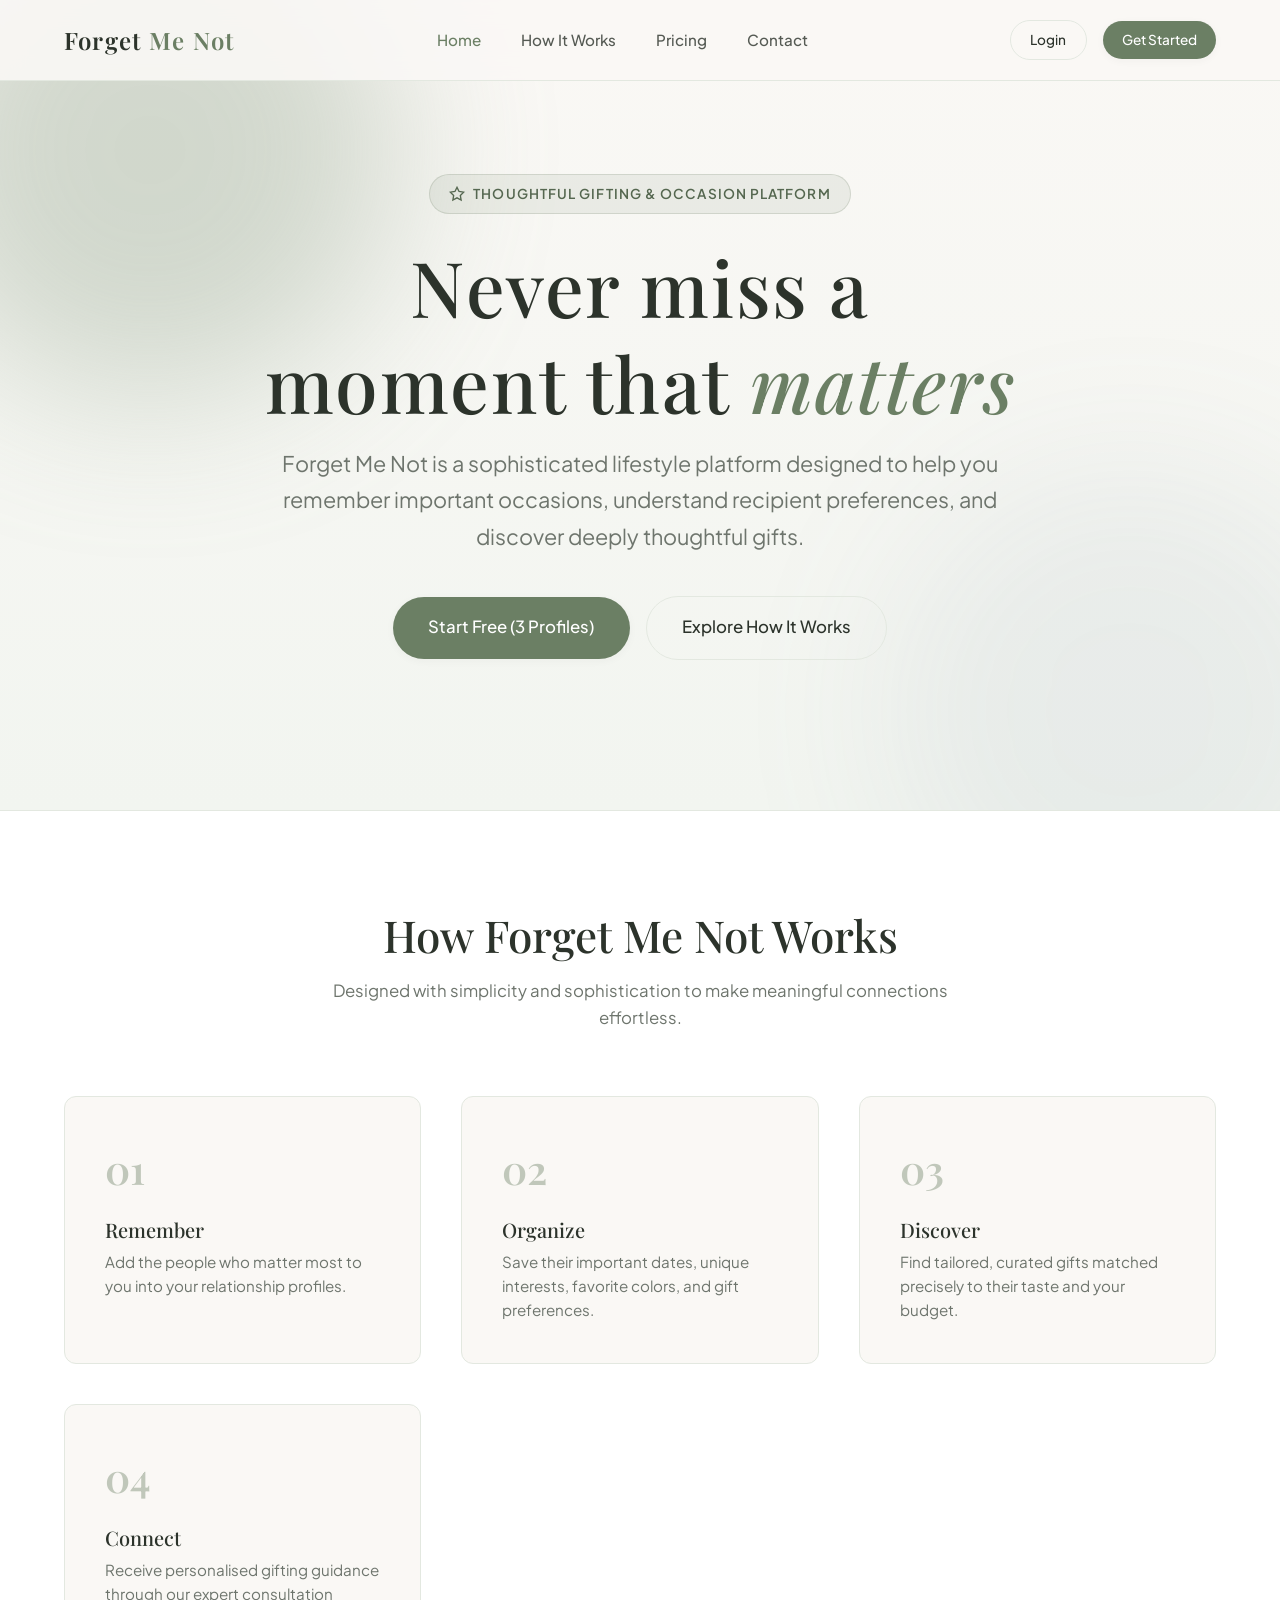
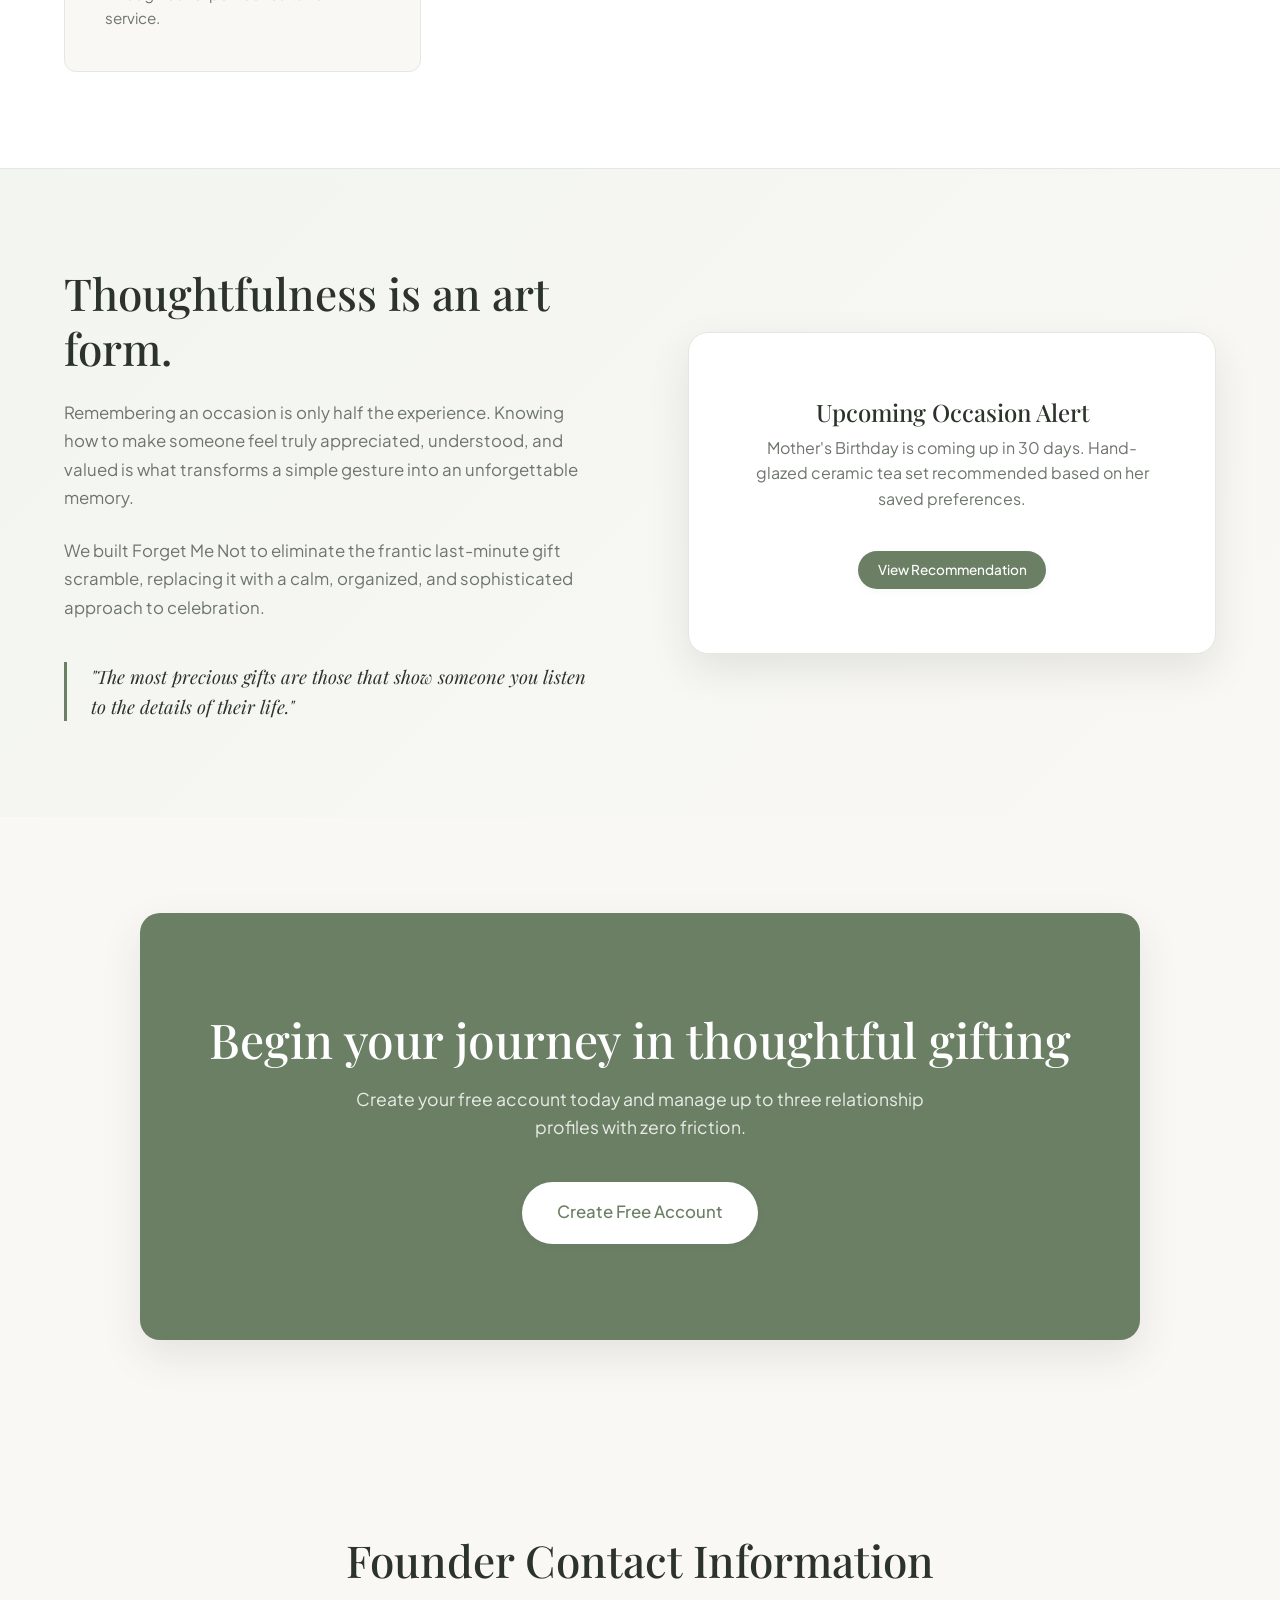
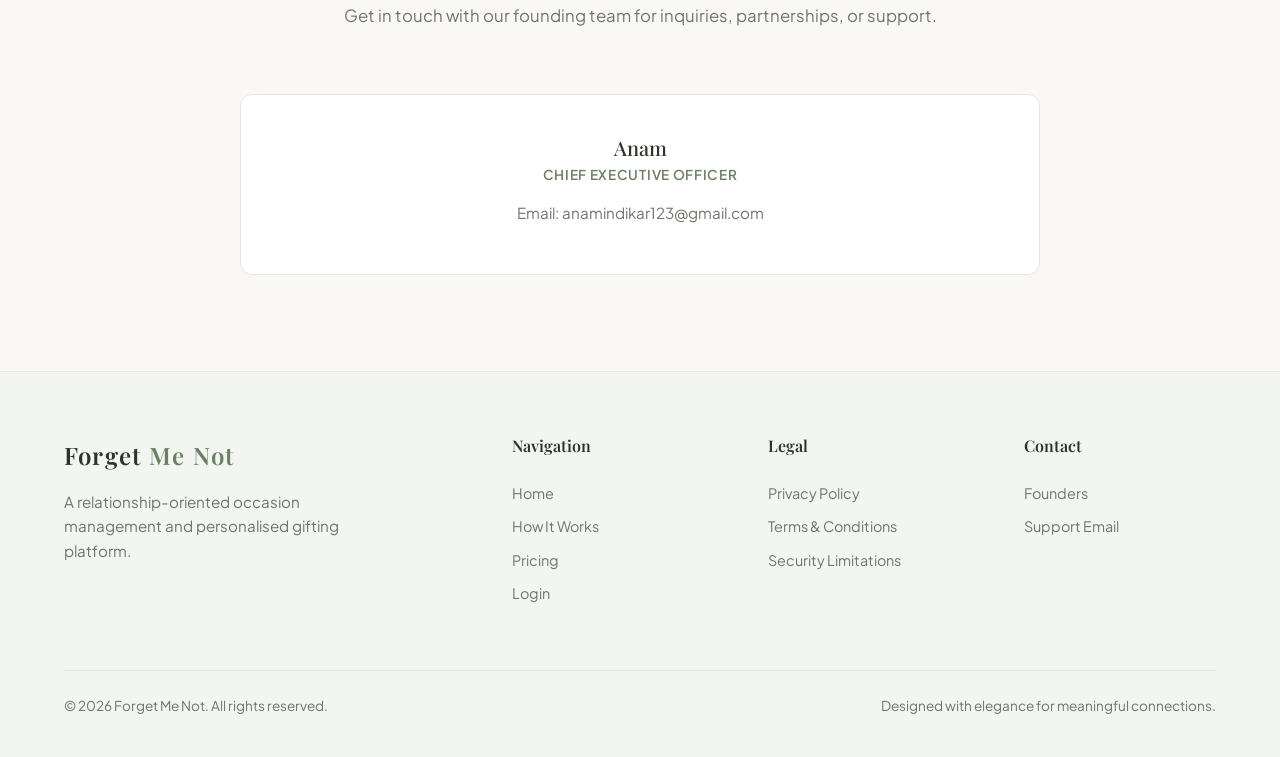
<file: index.html>
<!DOCTYPE html>
<html lang="en">
<head>
    <meta charset="UTF-8">
    <meta name="viewport" content="width=device-width, initial-scale=1.0">
    <title>Forget Me Not — Relationship-Oriented Occasion Management & Gifting Platform</title>
    <link rel="preconnect" href="https://fonts.googleapis.com">
    <link rel="preconnect" href="https://fonts.gstatic.com" crossorigin>
    <link href="https://fonts.googleapis.com/css2?family=Playfair+Display:ital,wght@0,400;0,500;0,600;1,400&family=Plus+Jakarta+Sans:wght@400;500;600;700&display=swap" rel="stylesheet">
    <link rel="stylesheet" href="css/variables.css">
    <link rel="stylesheet" href="css/global.css">
    <link rel="stylesheet" href="css/landing.css">
</head>
<body>

    <!-- Public Navigation -->
    <header class="public-nav">
        <div class="container nav-container">
            <a href="index.html" class="nav-logo">
                Forget <span>Me Not</span>
            </a>
            <nav class="nav-links">
                <a href="index.html" class="active">Home</a>
                <a href="#how-it-works">How It Works</a>
                <a href="pricing.html">Pricing</a>
                <a href="#contact">Contact</a>
            </nav>
            <div class="nav-actions">
                <a href="login.html" class="btn btn-secondary btn-sm">Login</a>
                <a href="signup.html" class="btn btn-primary btn-sm">Get Started</a>
            </div>
        </div>
    </header>

    <!-- Hero Section -->
    <section class="hero">
        <div class="hero-blob blob-1"></div>
        <div class="hero-blob blob-2"></div>
        <div class="container hero-content animate-fade-in">
            <div class="hero-badge">
                <svg width="16" height="16" viewBox="0 0 24 24" fill="none" stroke="currentColor" stroke-width="2"><path d="M12 2l3.09 6.26L22 9.27l-5 4.87 1.18 6.88L12 17.77l-6.18 3.25L7 14.14 2 9.27l6.91-1.01L12 2z"/></svg>
                Thoughtful Gifting & Occasion Platform
            </div>
            <h1>Never miss a moment that <span>matters</span></h1>
            <p class="hero-slogan">Forget Me Not is a sophisticated lifestyle platform designed to help you remember important occasions, understand recipient preferences, and discover deeply thoughtful gifts.</p>
            <div class="hero-buttons">
                <a href="signup.html" class="btn btn-primary btn-lg">Start Free (3 Profiles)</a>
                <a href="#how-it-works" class="btn btn-secondary btn-lg">Explore How It Works</a>
            </div>
        </div>
    </section>

    <!-- How It Works Section -->
    <section id="how-it-works" class="section steps-section">
        <div class="container">
            <div class="section-header">
                <h2>How Forget Me Not Works</h2>
                <p>Designed with simplicity and sophistication to make meaningful connections effortless.</p>
            </div>
            <div class="steps-grid">
                <div class="step-card">
                    <div class="step-number">01</div>
                    <h3>Remember</h3>
                    <p>Add the people who matter most to you into your relationship profiles.</p>
                </div>
                <div class="step-card">
                    <div class="step-number">02</div>
                    <h3>Organize</h3>
                    <p>Save their important dates, unique interests, favorite colors, and gift preferences.</p>
                </div>
                <div class="step-card">
                    <div class="step-number">03</div>
                    <h3>Discover</h3>
                    <p>Find tailored, curated gifts matched precisely to their taste and your budget.</p>
                </div>
                <div class="step-card">
                    <div class="step-number">04</div>
                    <h3>Connect</h3>
                    <p>Receive personalised gifting guidance through our expert consultation service.</p>
                </div>
            </div>
        </div>
    </section>

    <!-- Why Forget Me Not Section -->
    <section class="section why-section">
        <div class="container">
            <div class="why-grid">
                <div class="why-content">
                    <h2>Thoughtfulness is an art form.</h2>
                    <p>Remembering an occasion is only half the experience. Knowing how to make someone feel truly appreciated, understood, and valued is what transforms a simple gesture into an unforgettable memory.</p>
                    <p>We built Forget Me Not to eliminate the frantic last-minute gift scramble, replacing it with a calm, organized, and sophisticated approach to celebration.</p>
                    <div class="why-quote">
                        "The most precious gifts are those that show someone you listen to the details of their life."
                    </div>
                </div>
                <div class="why-image-wrapper">
                    <div class="why-card-stack">
                        <h3>Upcoming Occasion Alert</h3>
                        <p>Mother's Birthday is coming up in 30 days. Hand-glazed ceramic tea set recommended based on her saved preferences.</p>
                        <a href="signup.html" class="btn btn-primary btn-sm">View Recommendation</a>
                    </div>
                </div>
            </div>
        </div>
    </section>

    <!-- Call to Action Banner -->
    <section class="container">
        <div class="cta-banner">
            <h2>Begin your journey in thoughtful gifting</h2>
            <p>Create your free account today and manage up to three relationship profiles with zero friction.</p>
            <a href="signup.html" class="btn btn-primary btn-lg">Create Free Account</a>
        </div>
    </section>

    <!-- Contact Section -->
    <section id="contact" class="section">
        <div class="container">
            <div class="section-header">
                <h2>Founder Contact Information</h2>
                <p>Get in touch with our founding team for inquiries, partnerships, or support.</p>
            </div>
            <div class="contact-grid">
                <div class="contact-card">
                    <h3>Anam</h3>
                    <span class="role">Chief Executive Officer</span>
                    <p>Email: anamindikar123@gmail.com</p>
                </div>
            </div>
        </div>
    </section>

    <!-- Footer -->
    <footer class="footer">
        <div class="container">
            <div class="footer-grid">
                <div class="footer-brand">
                    <a href="index.html" class="nav-logo">
                        Forget <span>Me Not</span>
                    </a>
                    <p>A relationship-oriented occasion management and personalised gifting platform.</p>
                </div>
                <div class="footer-col">
                    <h4>Navigation</h4>
                    <ul>
                        <li><a href="index.html">Home</a></li>
                        <li><a href="#how-it-works">How It Works</a></li>
                        <li><a href="pricing.html">Pricing</a></li>
                        <li><a href="login.html">Login</a></li>
                    </ul>
                </div>
                <div class="footer-col">
                    <h4>Legal</h4>
                    <ul>
                        <li><a href="#privacy">Privacy Policy</a></li>
                        <li><a href="#terms">Terms & Conditions</a></li>
                        <li><a href="#security">Security Limitations</a></li>
                    </ul>
                </div>
                <div class="footer-col">
                    <h4>Contact</h4>
                    <ul>
                        <li><a href="#contact">Founders</a></li>
                        <li><a href="mailto:support@forgetmenot.com">Support Email</a></li>
                    </ul>
                </div>
            </div>
            <div class="footer-bottom">
                <p>&copy; 2026 Forget Me Not. All rights reserved.</p>
                <p>Designed with elegance for meaningful connections.</p>
            </div>
        </div>
    </footer>

    <script src="js/storage.js"></script>
</body>
</html>
</file>
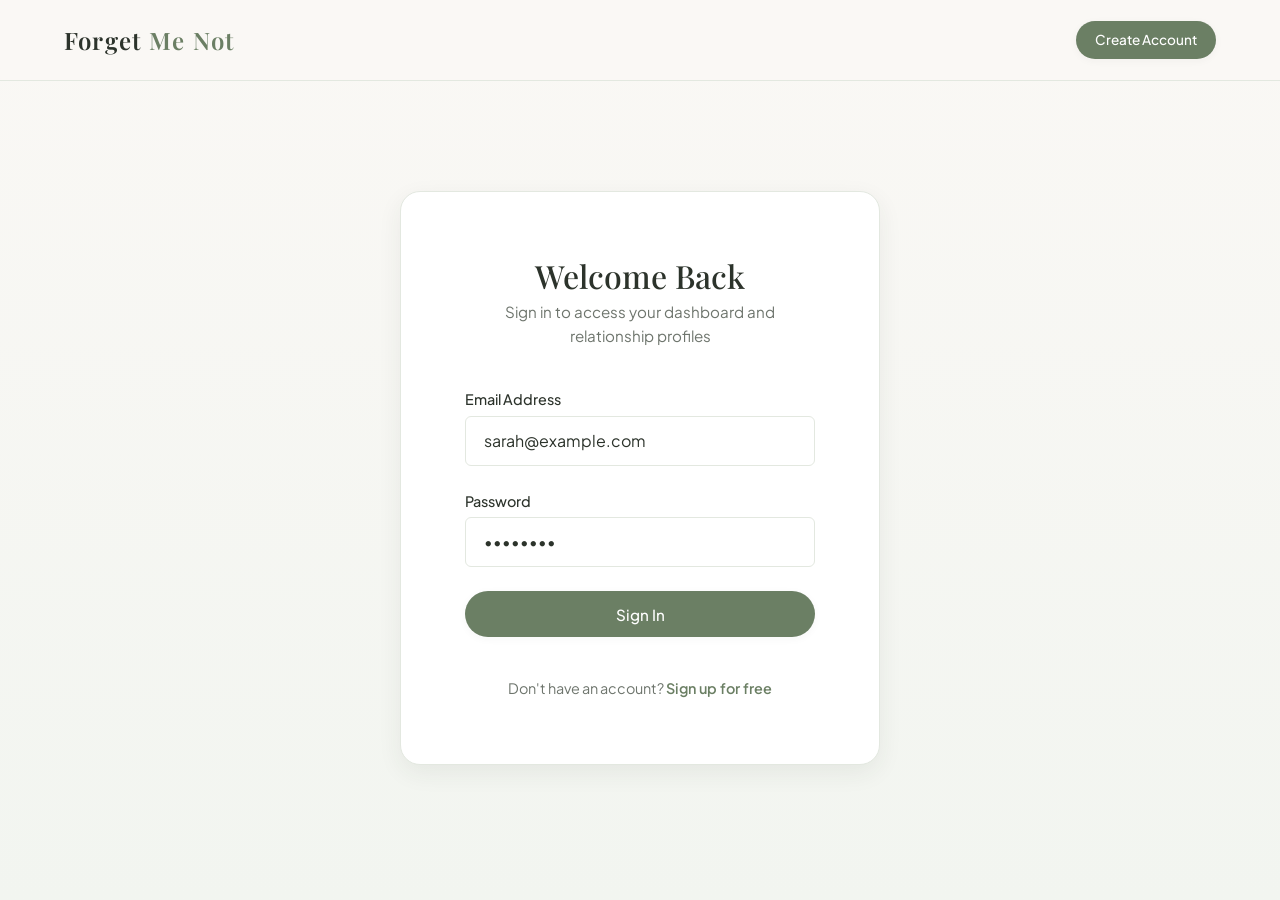
<file: login.html>
<!DOCTYPE html>
<html lang="en">
<head>
    <meta charset="UTF-8">
    <meta name="viewport" content="width=device-width, initial-scale=1.0">
    <title>Login — Forget Me Not</title>
    <link rel="preconnect" href="https://fonts.googleapis.com">
    <link rel="preconnect" href="https://fonts.gstatic.com" crossorigin>
    <link href="https://fonts.googleapis.com/css2?family=Playfair+Display:ital,wght@0,400;0,500;0,600;1,400&family=Plus+Jakarta+Sans:wght@400;500;600;700&display=swap" rel="stylesheet">
    <link rel="stylesheet" href="css/variables.css">
    <link rel="stylesheet" href="css/global.css">
    <link rel="stylesheet" href="css/auth.css">
</head>
<body>

    <header class="public-nav">
        <div class="container nav-container">
            <a href="index.html" class="nav-logo">
                Forget <span>Me Not</span>
            </a>
            <div class="nav-actions">
                <a href="signup.html" class="btn btn-primary btn-sm">Create Account</a>
            </div>
        </div>
    </header>

    <main class="auth-page">
        <div class="auth-card animate-fade-in">
            <div class="auth-header">
                <h1>Welcome Back</h1>
                <p>Sign in to access your dashboard and relationship profiles</p>
            </div>
            <form id="login-form">
                <div class="form-group">
                    <label class="form-label" for="email">Email Address</label>
                    <input type="email" id="email" class="form-input" value="sarah@example.com" required>
                </div>
                <div class="form-group">
                    <label class="form-label" for="password">Password</label>
                    <input type="password" id="password" class="form-input" value="••••••••" required>
                </div>
                <button type="submit" class="btn btn-primary" style="width: 100%;">Sign In</button>
            </form>
            <div class="auth-footer">
                Don't have an account? <a href="signup.html">Sign up for free</a>
            </div>
        </div>
    </main>

    <script src="js/storage.js"></script>
    <script>
        document.getElementById('login-form').addEventListener('submit', (e) => {
            e.preventDefault();
            // Redirect to dashboard overview
            window.location.href = 'dashboard/index.html';
        });
    </script>
</body>
</html>
</file>
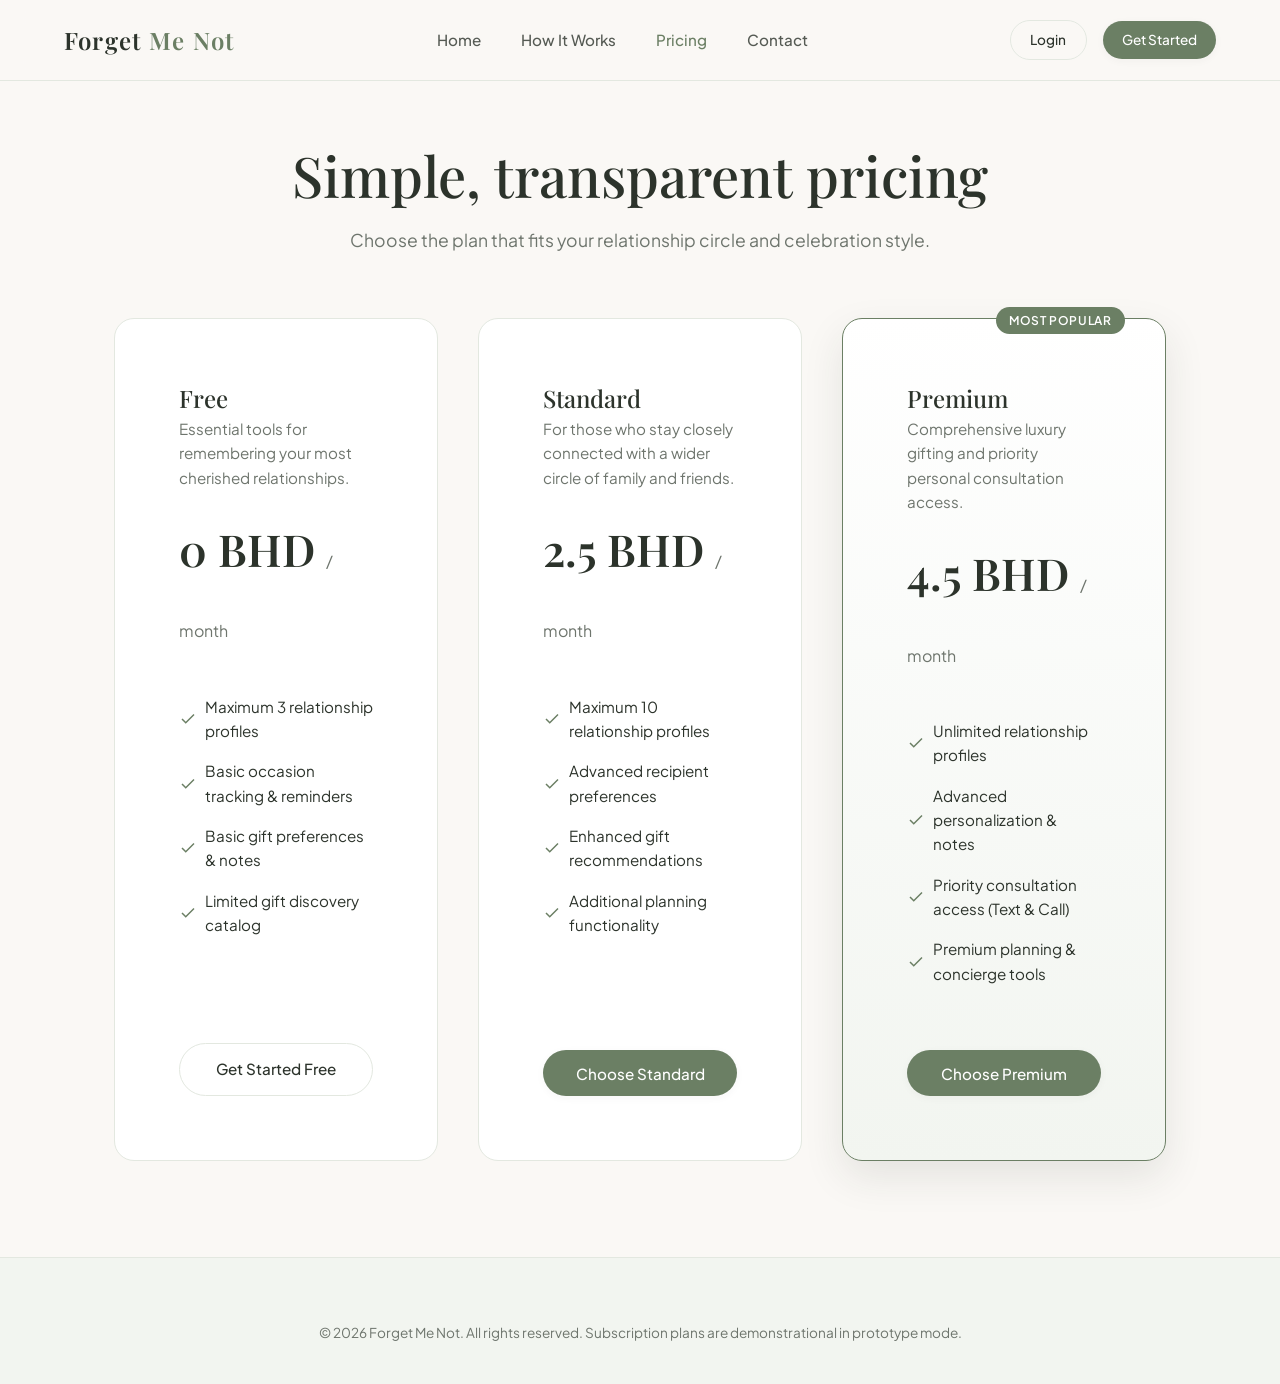
<file: pricing.html>
<!DOCTYPE html>
<html lang="en">
<head>
    <meta charset="UTF-8">
    <meta name="viewport" content="width=device-width, initial-scale=1.0">
    <title>Pricing — Forget Me Not</title>
    <link rel="preconnect" href="https://fonts.googleapis.com">
    <link rel="preconnect" href="https://fonts.gstatic.com" crossorigin>
    <link href="https://fonts.googleapis.com/css2?family=Playfair+Display:ital,wght@0,400;0,500;0,600;1,400&family=Plus+Jakarta+Sans:wght@400;500;600;700&display=swap" rel="stylesheet">
    <link rel="stylesheet" href="css/variables.css">
    <link rel="stylesheet" href="css/global.css">
    <link rel="stylesheet" href="css/auth.css">
</head>
<body>

    <header class="public-nav">
        <div class="container nav-container">
            <a href="index.html" class="nav-logo">
                Forget <span>Me Not</span>
            </a>
            <nav class="nav-links">
                <a href="index.html">Home</a>
                <a href="index.html#how-it-works">How It Works</a>
                <a href="pricing.html" class="active">Pricing</a>
                <a href="index.html#contact">Contact</a>
            </nav>
            <div class="nav-actions">
                <a href="login.html" class="btn btn-secondary btn-sm">Login</a>
                <a href="signup.html" class="btn btn-primary btn-sm">Get Started</a>
            </div>
        </div>
    </header>

    <main>
        <div class="pricing-hero">
            <h1>Simple, transparent pricing</h1>
            <p>Choose the plan that fits your relationship circle and celebration style.</p>
        </div>

        <div class="pricing-grid">
            <!-- Free Tier -->
            <div class="pricing-card">
                <h3 class="pricing-title">Free</h3>
                <p class="pricing-desc">Essential tools for remembering your most cherished relationships.</p>
                <div class="pricing-price">0 BHD <span>/ month</span></div>
                <ul class="pricing-features">
                    <li>
                        <svg width="18" height="18" viewBox="0 0 24 24" fill="none" stroke="currentColor" stroke-width="2"><polyline points="20 6 9 17 4 12"/></svg>
                        Maximum 3 relationship profiles
                    </li>
                    <li>
                        <svg width="18" height="18" viewBox="0 0 24 24" fill="none" stroke="currentColor" stroke-width="2"><polyline points="20 6 9 17 4 12"/></svg>
                        Basic occasion tracking & reminders
                    </li>
                    <li>
                        <svg width="18" height="18" viewBox="0 0 24 24" fill="none" stroke="currentColor" stroke-width="2"><polyline points="20 6 9 17 4 12"/></svg>
                        Basic gift preferences & notes
                    </li>
                    <li>
                        <svg width="18" height="18" viewBox="0 0 24 24" fill="none" stroke="currentColor" stroke-width="2"><polyline points="20 6 9 17 4 12"/></svg>
                        Limited gift discovery catalog
                    </li>
                </ul>
                <a href="signup.html" class="btn btn-secondary" style="width: 100%;">Get Started Free</a>
            </div>

            <!-- Standard Tier -->
            <div class="pricing-card">
                <h3 class="pricing-title">Standard</h3>
                <p class="pricing-desc">For those who stay closely connected with a wider circle of family and friends.</p>
                <div class="pricing-price">2.5 BHD <span>/ month</span></div>
                <ul class="pricing-features">
                    <li>
                        <svg width="18" height="18" viewBox="0 0 24 24" fill="none" stroke="currentColor" stroke-width="2"><polyline points="20 6 9 17 4 12"/></svg>
                        Maximum 10 relationship profiles
                    </li>
                    <li>
                        <svg width="18" height="18" viewBox="0 0 24 24" fill="none" stroke="currentColor" stroke-width="2"><polyline points="20 6 9 17 4 12"/></svg>
                        Advanced recipient preferences
                    </li>
                    <li>
                        <svg width="18" height="18" viewBox="0 0 24 24" fill="none" stroke="currentColor" stroke-width="2"><polyline points="20 6 9 17 4 12"/></svg>
                        Enhanced gift recommendations
                    </li>
                    <li>
                        <svg width="18" height="18" viewBox="0 0 24 24" fill="none" stroke="currentColor" stroke-width="2"><polyline points="20 6 9 17 4 12"/></svg>
                        Additional planning functionality
                    </li>
                </ul>
                <button class="btn btn-primary select-tier-btn" data-tier="STANDARD" style="width: 100%;">Choose Standard</button>
            </div>

            <!-- Premium Tier -->
            <div class="pricing-card featured">
                <div class="pricing-badge">Most Popular</div>
                <h3 class="pricing-title">Premium</h3>
                <p class="pricing-desc">Comprehensive luxury gifting and priority personal consultation access.</p>
                <div class="pricing-price">4.5 BHD <span>/ month</span></div>
                <ul class="pricing-features">
                    <li>
                        <svg width="18" height="18" viewBox="0 0 24 24" fill="none" stroke="currentColor" stroke-width="2"><polyline points="20 6 9 17 4 12"/></svg>
                        Unlimited relationship profiles
                    </li>
                    <li>
                        <svg width="18" height="18" viewBox="0 0 24 24" fill="none" stroke="currentColor" stroke-width="2"><polyline points="20 6 9 17 4 12"/></svg>
                        Advanced personalization & notes
                    </li>
                    <li>
                        <svg width="18" height="18" viewBox="0 0 24 24" fill="none" stroke="currentColor" stroke-width="2"><polyline points="20 6 9 17 4 12"/></svg>
                        Priority consultation access (Text & Call)
                    </li>
                    <li>
                        <svg width="18" height="18" viewBox="0 0 24 24" fill="none" stroke="currentColor" stroke-width="2"><polyline points="20 6 9 17 4 12"/></svg>
                        Premium planning & concierge tools
                    </li>
                </ul>
                <button class="btn btn-primary select-tier-btn" data-tier="PREMIUM" style="width: 100%;">Choose Premium</button>
            </div>
        </div>
    </main>

    <!-- Footer -->
    <footer class="footer">
        <div class="container">
            <div class="footer-bottom" style="border: none; padding-top: 0; justify-content: center;">
                <p>&copy; 2026 Forget Me Not. All rights reserved. Subscription plans are demonstrational in prototype mode.</p>
            </div>
        </div>
    </footer>

    <script src="js/storage.js"></script>
    <script>
        document.querySelectorAll('.select-tier-btn').forEach(btn => {
            btn.addEventListener('click', () => {
                const tier = btn.getAttribute('data-tier');
                Storage.updateUser({ tier });
                alert(`Successfully switched plan to ${tier}! (Prototype demonstration mode - no real payments processed). Redirecting to dashboard settings...`);
                window.location.href = 'dashboard/settings.html';
            });
        });
    </script>
</body>
</html>
</file>
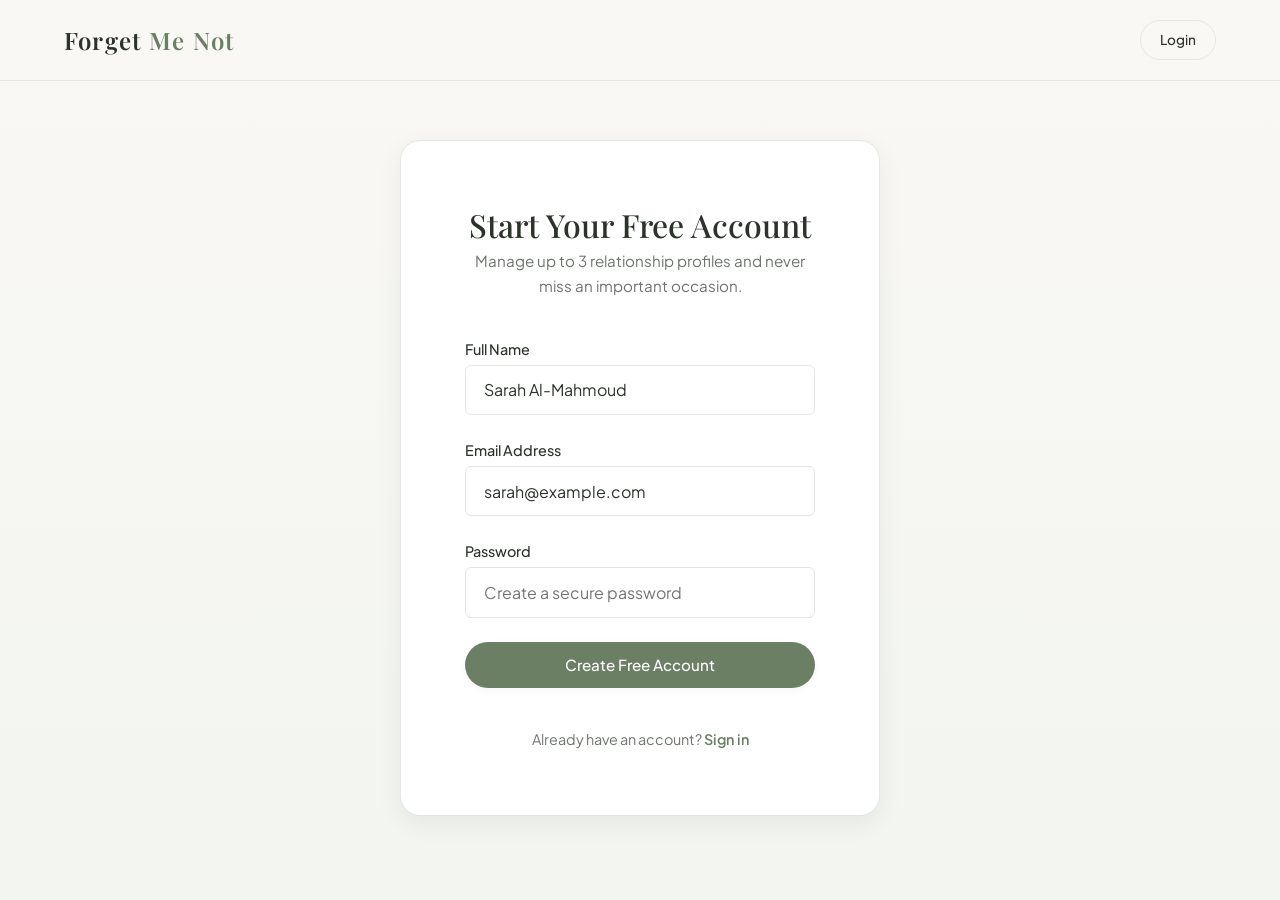
<file: signup.html>
<!DOCTYPE html>
<html lang="en">
<head>
    <meta charset="UTF-8">
    <meta name="viewport" content="width=device-width, initial-scale=1.0">
    <title>Create Account — Forget Me Not</title>
    <link rel="preconnect" href="https://fonts.googleapis.com">
    <link rel="preconnect" href="https://fonts.gstatic.com" crossorigin>
    <link href="https://fonts.googleapis.com/css2?family=Playfair+Display:ital,wght@0,400;0,500;0,600;1,400&family=Plus+Jakarta+Sans:wght@400;500;600;700&display=swap" rel="stylesheet">
    <link rel="stylesheet" href="css/variables.css">
    <link rel="stylesheet" href="css/global.css">
    <link rel="stylesheet" href="css/auth.css">
</head>
<body>

    <header class="public-nav">
        <div class="container nav-container">
            <a href="index.html" class="nav-logo">
                Forget <span>Me Not</span>
            </a>
            <div class="nav-actions">
                <a href="login.html" class="btn btn-secondary btn-sm">Login</a>
            </div>
        </div>
    </header>

    <main class="auth-page">
        <div class="auth-card animate-fade-in">
            <div class="auth-header">
                <h1>Start Your Free Account</h1>
                <p>Manage up to 3 relationship profiles and never miss an important occasion.</p>
            </div>
            <form id="signup-form">
                <div class="form-group">
                    <label class="form-label" for="fullname">Full Name</label>
                    <input type="text" id="fullname" class="form-input" value="Sarah Al-Mahmoud" required>
                </div>
                <div class="form-group">
                    <label class="form-label" for="email">Email Address</label>
                    <input type="email" id="email" class="form-input" value="sarah@example.com" required>
                </div>
                <div class="form-group">
                    <label class="form-label" for="password">Password</label>
                    <input type="password" id="password" class="form-input" placeholder="Create a secure password" required>
                </div>
                <button type="submit" class="btn btn-primary" style="width: 100%;">Create Free Account</button>
            </form>
            <div class="auth-footer">
                Already have an account? <a href="login.html">Sign in</a>
            </div>
        </div>
    </main>

    <script src="js/storage.js"></script>
    <script>
        document.getElementById('signup-form').addEventListener('submit', (e) => {
            e.preventDefault();
            const name = document.getElementById('fullname').value;
            const email = document.getElementById('email').value;
            Storage.updateUser({ name, email, tier: 'FREE' });
            window.location.href = 'dashboard/index.html';
        });
    </script>
</body>
</html>
</file>
<file: css/variables.css>
:root {
  /* Brand Color Palette - Forget Me Not */
  --color-primary: #6B7F64;      /* Sage Green */
  --color-primary-dark: #556750;
  --color-primary-light: #8A9E85;
  --color-secondary: #73889B;    /* Muted Blue */
  --color-secondary-dark: #596D7E;
  --color-background: #FAF8F5;   /* Warm Off-White */
  --color-surface: #F2F5F0;      /* Pale Sage Surface */
  --color-surface-card: #FFFFFF; /* Pure white for cards */
  --color-text: #2C332B;         /* Deep Charcoal / Forest */
  --color-muted: #6E756D;        /* Muted Grey */
  --color-border: #E3E8E0;       /* Subtle Border */
  --color-accent: #C9A075;       /* Warm Neutral Accent / Gold-Sand */
  --color-accent-light: #F7F1EB;
  --color-danger: #A36B6B;
  --color-danger-light: #F9F1F1;
  --color-success: #6B9A7C;

  /* Typography */
  --font-serif: "Playfair Display", Didot, "Bodoni MT", Georgia, serif;
  --font-sans: "Plus Jakarta Sans", -apple-system, BlinkMacSystemFont, "Segoe UI", Roboto, sans-serif;

  /* Spacing */
  --space-xs: 0.25rem;
  --space-sm: 0.5rem;
  --space-md: 1rem;
  --space-lg: 1.5rem;
  --space-xl: 2.5rem;
  --space-2xl: 4rem;
  --space-3xl: 6rem;

  /* Shadows & Radius */
  --radius-sm: 6px;
  --radius-md: 12px;
  --radius-lg: 20px;
  --radius-full: 9999px;
  
  --shadow-sm: 0 2px 8px rgba(44, 51, 43, 0.04);
  --shadow-md: 0 8px 24px rgba(44, 51, 43, 0.07);
  --shadow-lg: 0 16px 40px rgba(44, 51, 43, 0.1);
  --transition: all 0.3s cubic-bezier(0.16, 1, 0.3, 1);
}
</file>
<file: css/global.css>
/* Global Styles & Resets */
*, *::before, *::after {
  box-sizing: border-box;
  margin: 0;
  padding: 0;
}

html {
  scroll-behavior: smooth;
  font-size: 16px;
}

body {
  font-family: var(--font-sans);
  background-color: var(--color-background);
  color: var(--color-text);
  line-height: 1.6;
  -webkit-font-smoothing: antialiased;
  -moz-osx-font-smoothing: grayscale;
  overflow-x: hidden;
}

h1, h2, h3, h4, h5, h6 {
  font-family: var(--font-serif);
  font-weight: 500;
  color: var(--color-text);
  line-height: 1.25;
}

a {
  color: inherit;
  text-decoration: none;
  transition: var(--transition);
}

ul, ol {
  list-style: none;
}

button, input, select, textarea {
  font-family: inherit;
  font-size: inherit;
  color: inherit;
  border: none;
  background: none;
  outline: none;
}

button {
  cursor: pointer;
}

img {
  max-width: 100%;
  height: auto;
  display: block;
}

/* Utility Containers */
.container {
  width: 100%;
  max-width: 1200px;
  margin: 0 auto;
  padding: 0 var(--space-lg);
}

.section {
  padding: var(--space-3xl) 0;
}

/* Buttons */
.btn {
  display: inline-flex;
  align-items: center;
  justify-content: center;
  gap: var(--space-sm);
  padding: 0.85rem 1.75rem;
  border-radius: var(--radius-full);
  font-weight: 500;
  font-size: 0.95rem;
  transition: var(--transition);
  text-align: center;
  white-space: nowrap;
}

.btn-primary {
  background-color: var(--color-primary);
  color: #FFFFFF;
  box-shadow: var(--shadow-sm);
}

.btn-primary:hover {
  background-color: var(--color-primary-dark);
  transform: translateY(-2px);
  box-shadow: var(--shadow-md);
}

.btn-secondary {
  background-color: transparent;
  color: var(--color-text);
  border: 1px solid var(--color-border);
}

.btn-secondary:hover {
  border-color: var(--color-secondary);
  background-color: var(--color-surface);
}

.btn-accent {
  background-color: var(--color-accent);
  color: #FFFFFF;
}

.btn-accent:hover {
  background-color: #B58C62;
}

.btn-sm {
  padding: 0.5rem 1.2rem;
  font-size: 0.85rem;
}

.btn-lg {
  padding: 1.1rem 2.2rem;
  font-size: 1.05rem;
}

/* Cards */
.card {
  background-color: var(--color-surface-card);
  border-radius: var(--radius-md);
  border: 1px solid var(--color-border);
  padding: var(--space-xl);
  box-shadow: var(--shadow-sm);
  transition: var(--transition);
}

.card:hover {
  box-shadow: var(--shadow-md);
  border-color: var(--color-primary-light);
  transform: translateY(-3px);
}

/* Badges & Tags */
.badge {
  display: inline-flex;
  align-items: center;
  padding: 0.25rem 0.75rem;
  border-radius: var(--radius-full);
  font-size: 0.75rem;
  font-weight: 600;
  letter-spacing: 0.05em;
  text-transform: uppercase;
}

.badge-primary {
  background-color: var(--color-surface);
  color: var(--color-primary-dark);
}

.badge-secondary {
  background-color: rgba(115, 136, 155, 0.1);
  color: var(--color-secondary-dark);
}

.badge-accent {
  background-color: var(--color-accent-light);
  color: var(--color-accent);
}

/* Forms */
.form-group {
  margin-bottom: var(--space-lg);
}

.form-label {
  display: block;
  font-size: 0.9rem;
  font-weight: 500;
  margin-bottom: var(--space-xs);
  color: var(--color-text);
}

.form-input, .form-select, .form-textarea {
  width: 100%;
  padding: 0.85rem 1.1rem;
  background-color: var(--color-surface-card);
  border: 1px solid var(--color-border);
  border-radius: var(--radius-sm);
  color: var(--color-text);
  transition: var(--transition);
}

.form-input:focus, .form-select:focus, .form-textarea:focus {
  border-color: var(--color-primary);
  box-shadow: 0 0 0 3px rgba(107, 127, 100, 0.15);
}

/* Animations */
@keyframes fadeIn {
  from { opacity: 0; transform: translateY(10px); }
  to { opacity: 1; transform: translateY(0); }
}

.animate-fade-in {
  animation: fadeIn 0.8s cubic-bezier(0.16, 1, 0.3, 1) forwards;
}

/* Header Navbar for Public Pages */
.public-nav {
  position: fixed;
  top: 0;
  left: 0;
  width: 100%;
  background-color: rgba(250, 248, 245, 0.9);
  backdrop-filter: blur(12px);
  z-index: 1000;
  border-bottom: 1px solid var(--color-border);
  transition: var(--transition);
}

.nav-container {
  display: flex;
  align-items: center;
  justify-content: space-between;
  height: 80px;
}

.nav-logo {
  font-family: var(--font-serif);
  font-size: 1.5rem;
  font-weight: 600;
  letter-spacing: 0.05em;
  color: var(--color-text);
  display: flex;
  align-items: center;
  gap: var(--space-sm);
}

.nav-logo span {
  color: var(--color-primary);
}

.nav-links {
  display: flex;
  align-items: center;
  gap: var(--space-xl);
}

.nav-links a {
  font-size: 0.95rem;
  font-weight: 500;
  color: var(--color-text);
  opacity: 0.8;
}

.nav-links a:hover, .nav-links a.active {
  opacity: 1;
  color: var(--color-primary);
}

.nav-actions {
  display: flex;
  align-items: center;
  gap: var(--space-md);
}

/* Footer */
.footer {
  background-color: var(--color-surface);
  border-top: 1px solid var(--color-border);
  padding: var(--space-2xl) 0 var(--space-xl);
}

.footer-grid {
  display: grid;
  grid-template-columns: 2fr 1fr 1fr 1fr;
  gap: var(--space-2xl);
  margin-bottom: var(--space-2xl);
}

.footer-brand p {
  color: var(--color-muted);
  font-size: 0.95rem;
  margin-top: var(--space-md);
  max-width: 320px;
}

.footer-col h4 {
  font-size: 1rem;
  font-weight: 600;
  margin-bottom: var(--space-lg);
}

.footer-col ul {
  display: flex;
  flex-direction: column;
  gap: var(--space-sm);
}

.footer-col a {
  color: var(--color-muted);
  font-size: 0.9rem;
}

.footer-col a:hover {
  color: var(--color-primary);
}

.footer-bottom {
  display: flex;
  align-items: center;
  justify-content: space-between;
  padding-top: var(--space-lg);
  border-top: 1px solid var(--color-border);
  color: var(--color-muted);
  font-size: 0.85rem;
}
</file>
<file: css/landing.css>
/* Landing Page Specific Styles */

/* Hero Section */
.hero {
  position: relative;
  min-height: 90vh;
  display: flex;
  align-items: center;
  justify-content: center;
  text-align: center;
  padding: 120px var(--space-lg) var(--space-3xl);
  background: linear-gradient(180deg, var(--color-background) 0%, var(--color-surface) 100%);
  overflow: hidden;
}

.hero-content {
  max-width: 800px;
  z-index: 2;
}

.hero-badge {
  display: inline-flex;
  align-items: center;
  gap: var(--space-sm);
  padding: 0.5rem 1.2rem;
  background-color: rgba(107, 127, 100, 0.1);
  border: 1px solid rgba(107, 127, 100, 0.2);
  border-radius: var(--radius-full);
  color: var(--color-primary-dark);
  font-size: 0.85rem;
  font-weight: 600;
  text-transform: uppercase;
  letter-spacing: 0.08em;
  margin-bottom: var(--space-lg);
}

.hero h1 {
  font-size: clamp(2.75rem, 6vw, 5rem);
  font-weight: 500;
  letter-spacing: 0.02em;
  margin-bottom: var(--space-md);
  color: var(--color-text);
}

.hero h1 span {
  font-style: italic;
  font-family: var(--font-serif);
  color: var(--color-primary);
}

.hero-slogan {
  font-size: clamp(1.1rem, 2vw, 1.35rem);
  color: var(--color-muted);
  margin-bottom: var(--space-xl);
  line-height: 1.7;
}

.hero-buttons {
  display: flex;
  align-items: center;
  justify-content: center;
  gap: var(--space-md);
  flex-wrap: wrap;
}

/* Decorative Background Blobs */
.hero-blob {
  position: absolute;
  width: 500px;
  height: 500px;
  border-radius: 50%;
  filter: blur(80px);
  z-index: 1;
  opacity: 0.35;
  pointer-events: none;
}

.blob-1 {
  top: -100px;
  left: -100px;
  background-color: var(--color-primary-light);
}

.blob-2 {
  bottom: -150px;
  right: -100px;
  background-color: rgba(115, 136, 155, 0.25);
}

/* How It Works Section */
.steps-section {
  background-color: var(--color-surface-card);
  border-top: 1px solid var(--color-border);
  border-bottom: 1px solid var(--color-border);
}

.section-header {
  text-align: center;
  max-width: 650px;
  margin: 0 auto var(--space-2xl);
}

.section-header h2 {
  font-size: clamp(2rem, 3.5vw, 2.75rem);
  margin-bottom: var(--space-md);
}

.section-header p {
  color: var(--color-muted);
  font-size: 1.05rem;
}

.steps-grid {
  display: grid;
  grid-template-columns: repeat(auto-fit, minmax(260px, 1fr));
  gap: var(--space-xl);
}

.step-card {
  position: relative;
  background-color: var(--color-background);
  border: 1px solid var(--color-border);
  border-radius: var(--radius-md);
  padding: var(--space-xl);
  transition: var(--transition);
}

.step-card:hover {
  transform: translateY(-5px);
  border-color: var(--color-primary);
  box-shadow: var(--shadow-md);
}

.step-number {
  font-family: var(--font-serif);
  font-size: 2.5rem;
  color: var(--color-primary);
  font-weight: 600;
  opacity: 0.4;
  margin-bottom: var(--space-md);
}

.step-card h3 {
  font-size: 1.25rem;
  margin-bottom: var(--space-sm);
}

.step-card p {
  color: var(--color-muted);
  font-size: 0.95rem;
}

/* Why Section */
.why-section {
  background: linear-gradient(135deg, var(--color-surface) 0%, var(--color-background) 100%);
}

.why-grid {
  display: grid;
  grid-template-columns: 1fr 1fr;
  gap: var(--space-3xl);
  align-items: center;
}

.why-content h2 {
  font-size: clamp(2rem, 3.5vw, 2.75rem);
  margin-bottom: var(--space-lg);
}

.why-content p {
  color: var(--color-muted);
  font-size: 1.05rem;
  margin-bottom: var(--space-lg);
  line-height: 1.7;
}

.why-quote {
  border-left: 3px solid var(--color-primary);
  padding-left: var(--space-lg);
  font-style: italic;
  font-family: var(--font-serif);
  font-size: 1.15rem;
  color: var(--color-text);
  margin-top: var(--space-xl);
}

.why-image-wrapper {
  position: relative;
}

.why-card-stack {
  background-color: var(--color-surface-card);
  border-radius: var(--radius-lg);
  border: 1px solid var(--color-border);
  padding: var(--space-2xl);
  box-shadow: var(--shadow-lg);
  text-align: center;
}

.why-card-stack h3 {
  font-size: 1.5rem;
  margin-bottom: var(--space-sm);
}

.why-card-stack p {
  color: var(--color-muted);
  margin-bottom: var(--space-xl);
}

/* CTA Section */
.cta-banner {
  background: var(--color-primary);
  color: #FFFFFF;
  border-radius: var(--radius-lg);
  padding: var(--space-3xl) var(--space-xl);
  text-align: center;
  margin: var(--space-3xl) auto;
  max-width: 1000px;
  box-shadow: var(--shadow-lg);
}

.cta-banner h2 {
  color: #FFFFFF;
  font-size: clamp(2rem, 4vw, 3rem);
  margin-bottom: var(--space-md);
}

.cta-banner p {
  color: rgba(255, 255, 255, 0.85);
  font-size: 1.1rem;
  max-width: 600px;
  margin: 0 auto var(--space-xl);
}

.cta-banner .btn-primary {
  background-color: #FFFFFF;
  color: var(--color-primary);
}

.cta-banner .btn-primary:hover {
  background-color: var(--color-surface);
}

/* Contact Section */
.contact-grid {
  display: grid;
  grid-template-columns: repeat(auto-fit, minmax(300px, 1fr));
  gap: var(--space-xl);
  max-width: 800px;
  margin: 0 auto;
}

.contact-card {
  background-color: var(--color-surface-card);
  border: 1px solid var(--color-border);
  border-radius: var(--radius-md);
  padding: var(--space-xl);
  text-align: center;
}

.contact-card h3 {
  font-size: 1.25rem;
  margin-bottom: var(--space-xs);
}

.contact-card .role {
  font-size: 0.85rem;
  color: var(--color-primary);
  font-weight: 600;
  text-transform: uppercase;
  letter-spacing: 0.05em;
  margin-bottom: var(--space-md);
  display: block;
}

.contact-card p {
  color: var(--color-muted);
  font-size: 0.95rem;
  margin-bottom: var(--space-sm);
}

@media (max-width: 768px) {
  .why-grid {
    grid-template-columns: 1fr;
    gap: var(--space-xl);
  }
  .footer-grid {
    grid-template-columns: 1fr 1fr;
    gap: var(--space-xl);
  }
}

@media (max-width: 480px) {
  .footer-grid {
    grid-template-columns: 1fr;
  }
}
</file>
<file: css/auth.css>
/* Auth & Pricing Specific Styles */

.auth-page {
  min-height: 100vh;
  display: flex;
  align-items: center;
  justify-content: center;
  padding: 120px var(--space-lg) var(--space-2xl);
  background: linear-gradient(180deg, var(--color-background) 0%, var(--color-surface) 100%);
}

.auth-card {
  width: 100%;
  max-width: 480px;
  background-color: var(--color-surface-card);
  border: 1px solid var(--color-border);
  border-radius: var(--radius-lg);
  padding: var(--space-2xl);
  box-shadow: var(--shadow-md);
}

.auth-header {
  text-align: center;
  margin-bottom: var(--space-xl);
}

.auth-header h1 {
  font-size: 2rem;
  margin-bottom: var(--space-xs);
}

.auth-header p {
  color: var(--color-muted);
  font-size: 0.95rem;
}

.auth-footer {
  text-align: center;
  margin-top: var(--space-xl);
  font-size: 0.9rem;
  color: var(--color-muted);
}

.auth-footer a {
  color: var(--color-primary);
  font-weight: 600;
}

/* Pricing Page Styles */
.pricing-hero {
  text-align: center;
  padding: 140px var(--space-lg) var(--space-2xl);
  max-width: 800px;
  margin: 0 auto;
}

.pricing-hero h1 {
  font-size: clamp(2.5rem, 5vw, 3.5rem);
  margin-bottom: var(--space-md);
}

.pricing-hero p {
  color: var(--color-muted);
  font-size: 1.1rem;
}

.pricing-grid {
  display: grid;
  grid-template-columns: repeat(auto-fit, minmax(320px, 1fr));
  gap: var(--space-xl);
  max-width: 1100px;
  margin: 0 auto var(--space-3xl);
  padding: 0 var(--space-lg);
}

.pricing-card {
  background-color: var(--color-surface-card);
  border: 1px solid var(--color-border);
  border-radius: var(--radius-lg);
  padding: var(--space-2xl);
  display: flex;
  flex-direction: column;
  position: relative;
  transition: var(--transition);
}

.pricing-card.featured {
  border-color: var(--color-primary);
  box-shadow: var(--shadow-lg);
  background: linear-gradient(180deg, var(--color-surface-card) 0%, var(--color-surface) 100%);
}

.pricing-badge {
  position: absolute;
  top: -12px;
  right: var(--space-xl);
  background-color: var(--color-primary);
  color: #FFFFFF;
  padding: 0.25rem 0.85rem;
  font-size: 0.75rem;
  font-weight: 600;
  border-radius: var(--radius-full);
  text-transform: uppercase;
  letter-spacing: 0.05em;
}

.pricing-title {
  font-size: 1.5rem;
  margin-bottom: var(--space-xs);
}

.pricing-desc {
  color: var(--color-muted);
  font-size: 0.95rem;
  margin-bottom: var(--space-lg);
  min-height: 44px;
}

.pricing-price {
  font-family: var(--font-serif);
  font-size: 2.75rem;
  font-weight: 600;
  color: var(--color-text);
  margin-bottom: var(--space-xl);
}

.pricing-price span {
  font-size: 1rem;
  font-family: var(--font-sans);
  color: var(--color-muted);
  font-weight: 400;
}

.pricing-features {
  display: flex;
  flex-direction: column;
  gap: var(--space-md);
  margin-bottom: var(--space-2xl);
  flex-grow: 1;
}

.pricing-features li {
  display: flex;
  align-items: center;
  gap: var(--space-sm);
  font-size: 0.95rem;
  color: var(--color-text);
}

.pricing-features li svg {
  color: var(--color-primary);
  flex-shrink: 0;
}
</file>
